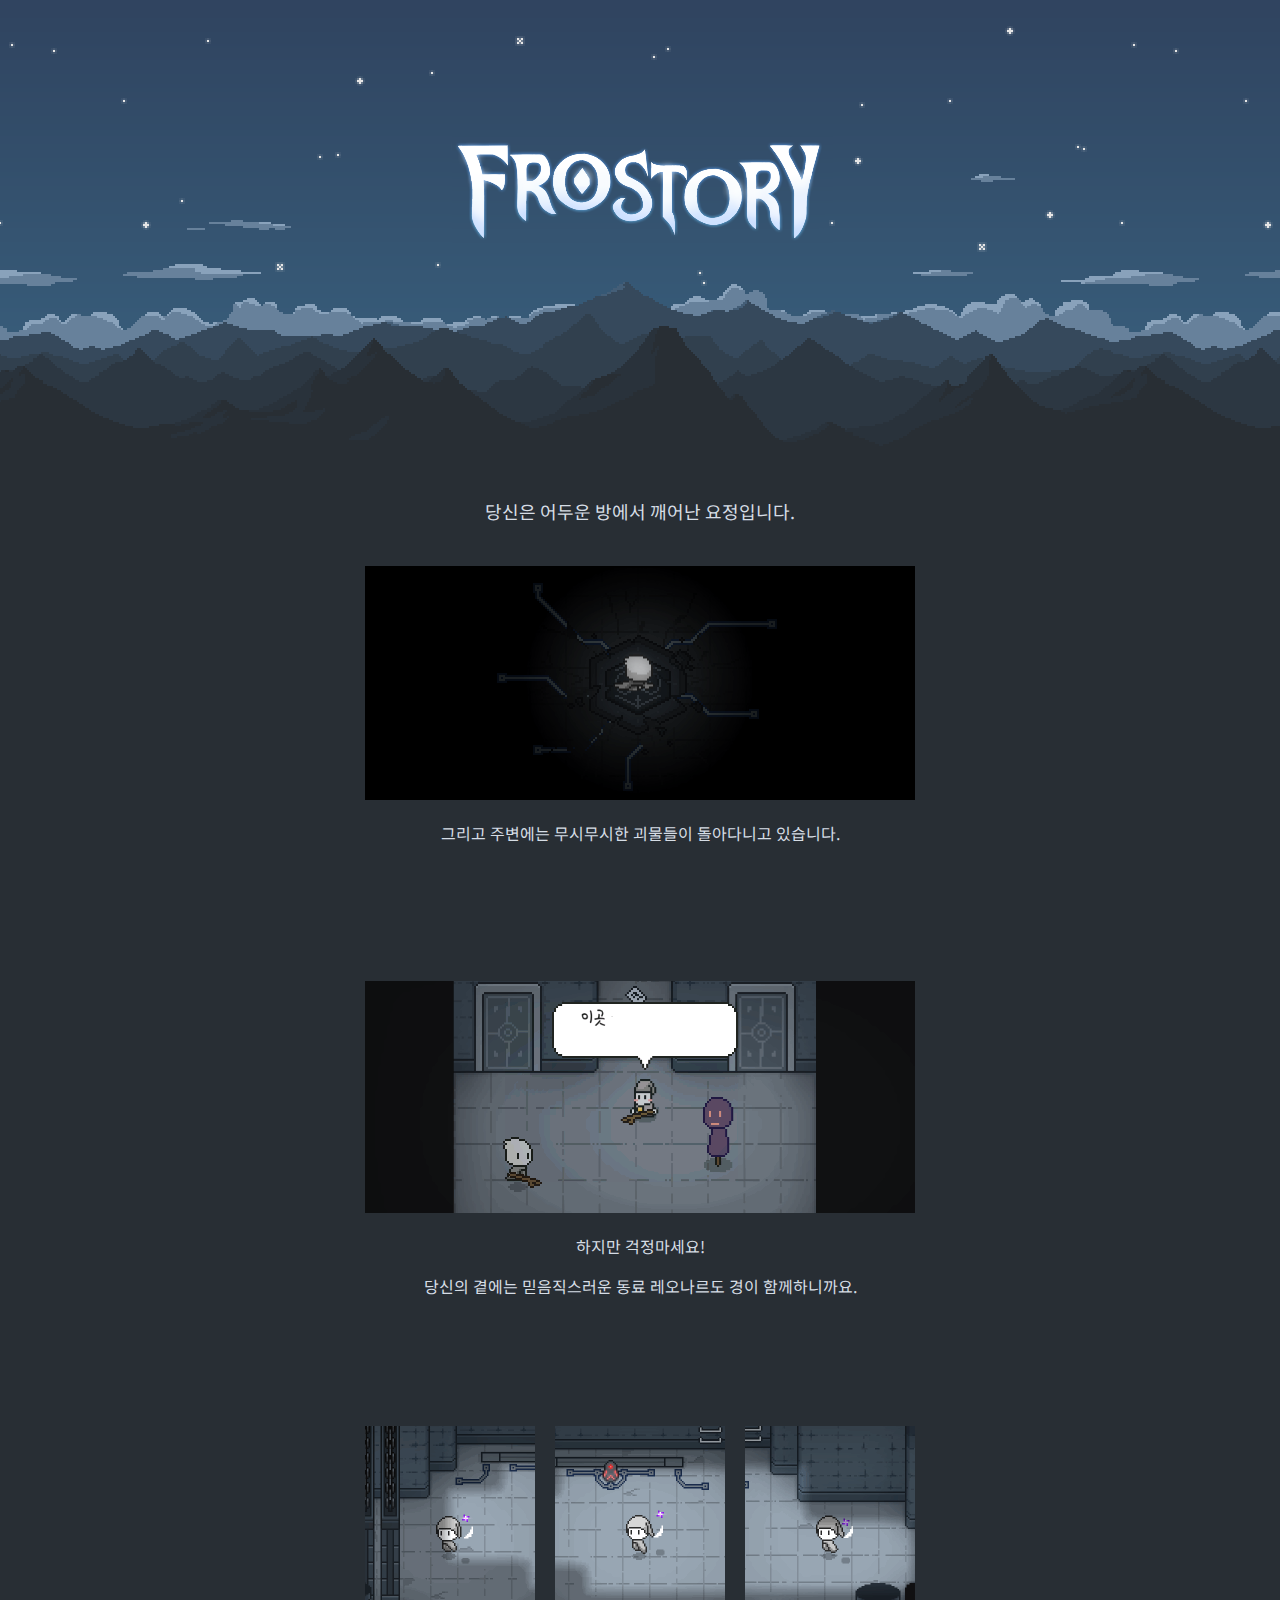
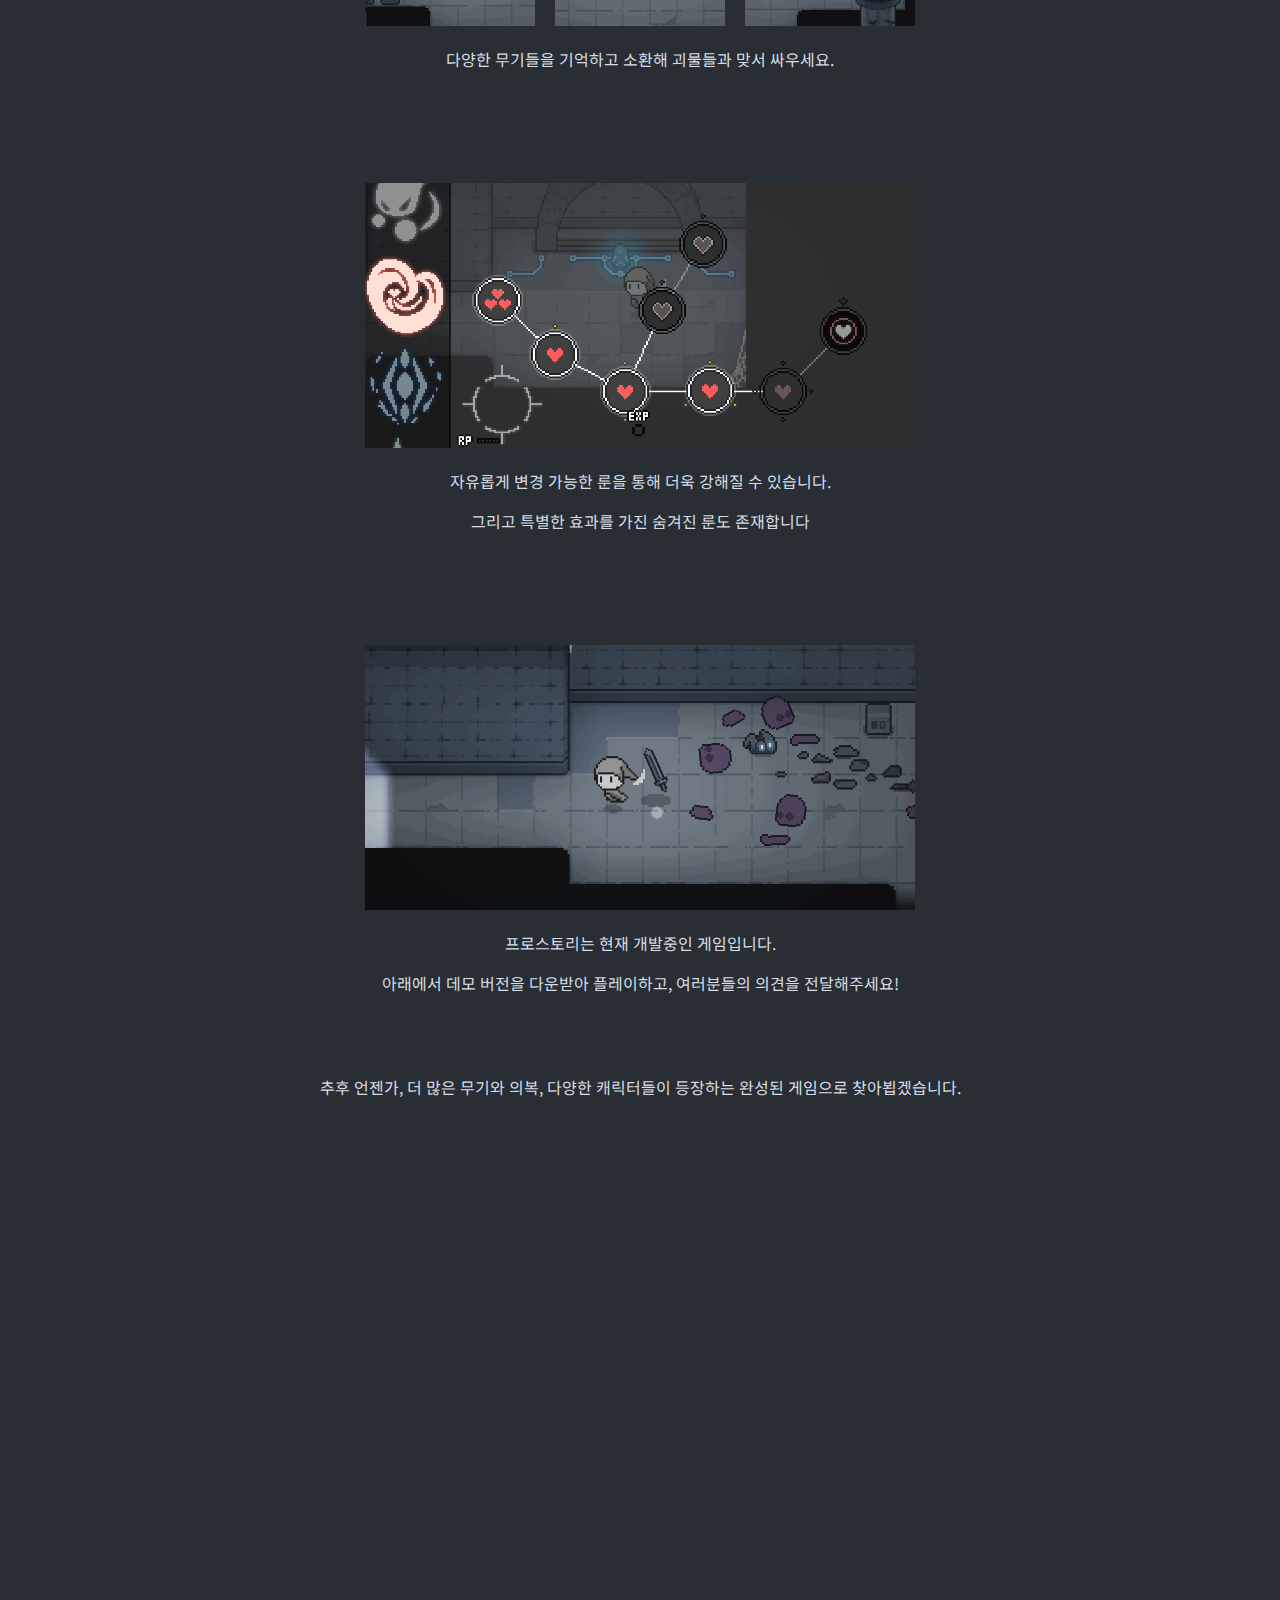
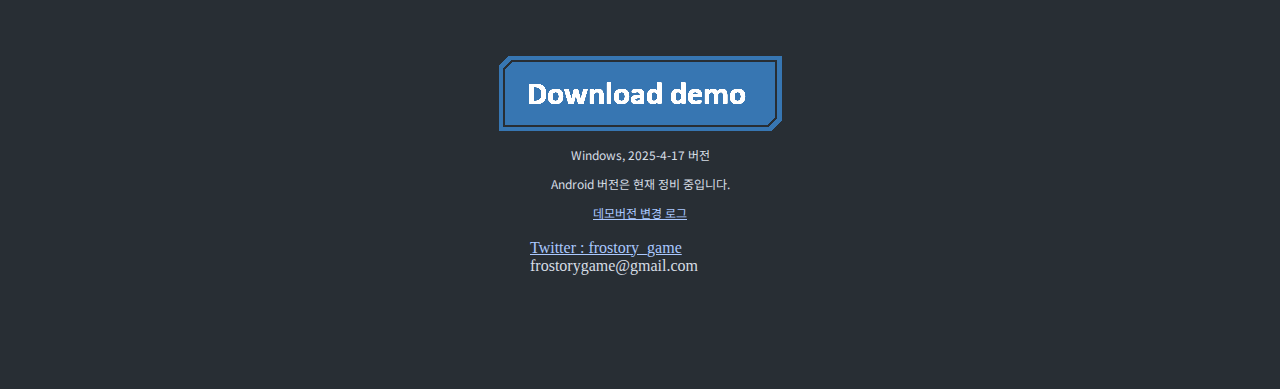
<file: index.html>
<!DOCTYPE html>
<html>

<head>
	<link rel="preconnect" href="https://fonts.gstatic.com">
	<link href="https://fonts.googleapis.com/css2?family=Noto+Sans+KR:wght@500;700&display=swap" rel="stylesheet">
	<link href="style.css" rel="stylesheet">

	<title>Frostory 소개 페이지</title>
</head>

<body>


	<div class="parent">

		<div class="front-space"></div>

		<div class="desc">
			<p style="font-size:18px">당신은 어두운 방에서 깨어난 요정입니다.</p>
			<br>
			<img class="fit-picture" src="assets/img/gif1.gif"></a>
			<br>
			<p>그리고 주변에는 무시무시한 괴물들이 돌아다니고 있습니다.</p>
			<br>
			<br>
			<br>
			<br>
			<br>
			<img class="fit-picture" src="assets/img/villain.gif"></a>
			<br>
			<p>하지만 걱정마세요!</p>
			<p>당신의 곁에는 믿음직스러운 동료 레오나르도 경이 함께하니까요.</p>
			<br>
			<br>
			<br>
			<br>
			<p>
				<img class="fit-picture" src="assets/img/wep1.gif"></a>
				&nbsp;&nbsp;&nbsp; 
				<img class="fit-picture" src="assets/img/wep2.gif"></a>
				&nbsp;&nbsp;&nbsp;
				<img class="fit-picture" src="assets/img/wep3.gif"></a>
			</p>
			<p>다양한 무기들을 기억하고 소환해 괴물들과 맞서 싸우세요.</p>
			<br>
			<br>
			<br>
			<br>
			<img class="fit-picture" src="assets/img/rune.gif"></a>
			<p>자유롭게 변경 가능한 룬을 통해 더욱 강해질 수 있습니다.</p>
			<p>그리고 특별한 효과를 가진 숨겨진 룬도 존재합니다</p>
			<br>
			<br>
			<br>
			<br>
			<img class="fit-picture" src="assets/img/final_warrior.gif"></a>
			<p>프로스토리는 현재 개발중인 게임입니다.</p>
			<p>아래에서 데모 버전을 다운받아 플레이하고, 여러분들의 의견을 전달해주세요!</p>
			<br>
			<br>
			<p>추후 언젠가, 더 많은 무기와 의복, 다양한 캐릭터들이 등장하는 완성된 게임으로 찾아뵙겠습니다.</p>
		</div>

		<div class="snd-space"></div>

		<iframe class="video" width="560" height="315" src="https://www.youtube.com/embed/6OTnO9-RH7Y" frameborder="0"
			allow="accelerometer; autoplay; encrypted-media; gyroscope; picture-in-picture" allowfullscreen></iframe>
			<br>
			<br>
			
		<div class="desc_down">
			<a class="down_btn" href="https://drive.google.com/file/d/14PzgBVK_DUCqzrakRoysklz2hm4H6qk2/view?usp=sharing" target="_blank">
				<img class="fit-picture" src="assets/img/demo_download.png"></a>
				<p>Windows, 2025-4-17 버전</p>
				<p>Android 버전은 현재 정비 중입니다.</p>
<!-- 			<p><a href="https://drive.google.com/file/d/1Zt0GI9OCobS5_QKgBPK-VWyFs0HfFhDV/view?usp=sharing" style="color:#aac8ff;">Android 버전 다운로드</a></p> -->
			<a href="patch.html" style="color:#aac8ff;">데모버전 변경 로그</a>
		</div>

		<!-- 
	<img class="prop_2" src="assets/img/prop_2.png"> -->
		<br>

		<div class="desc2box">
			<a href="https://twitter.com/frostory_game" style="color:#aac8ff;">Twitter : frostory_game</a>
			<br>frostorygame@gmail.com
		</div>
	</div>
</body>
</html>
</file>
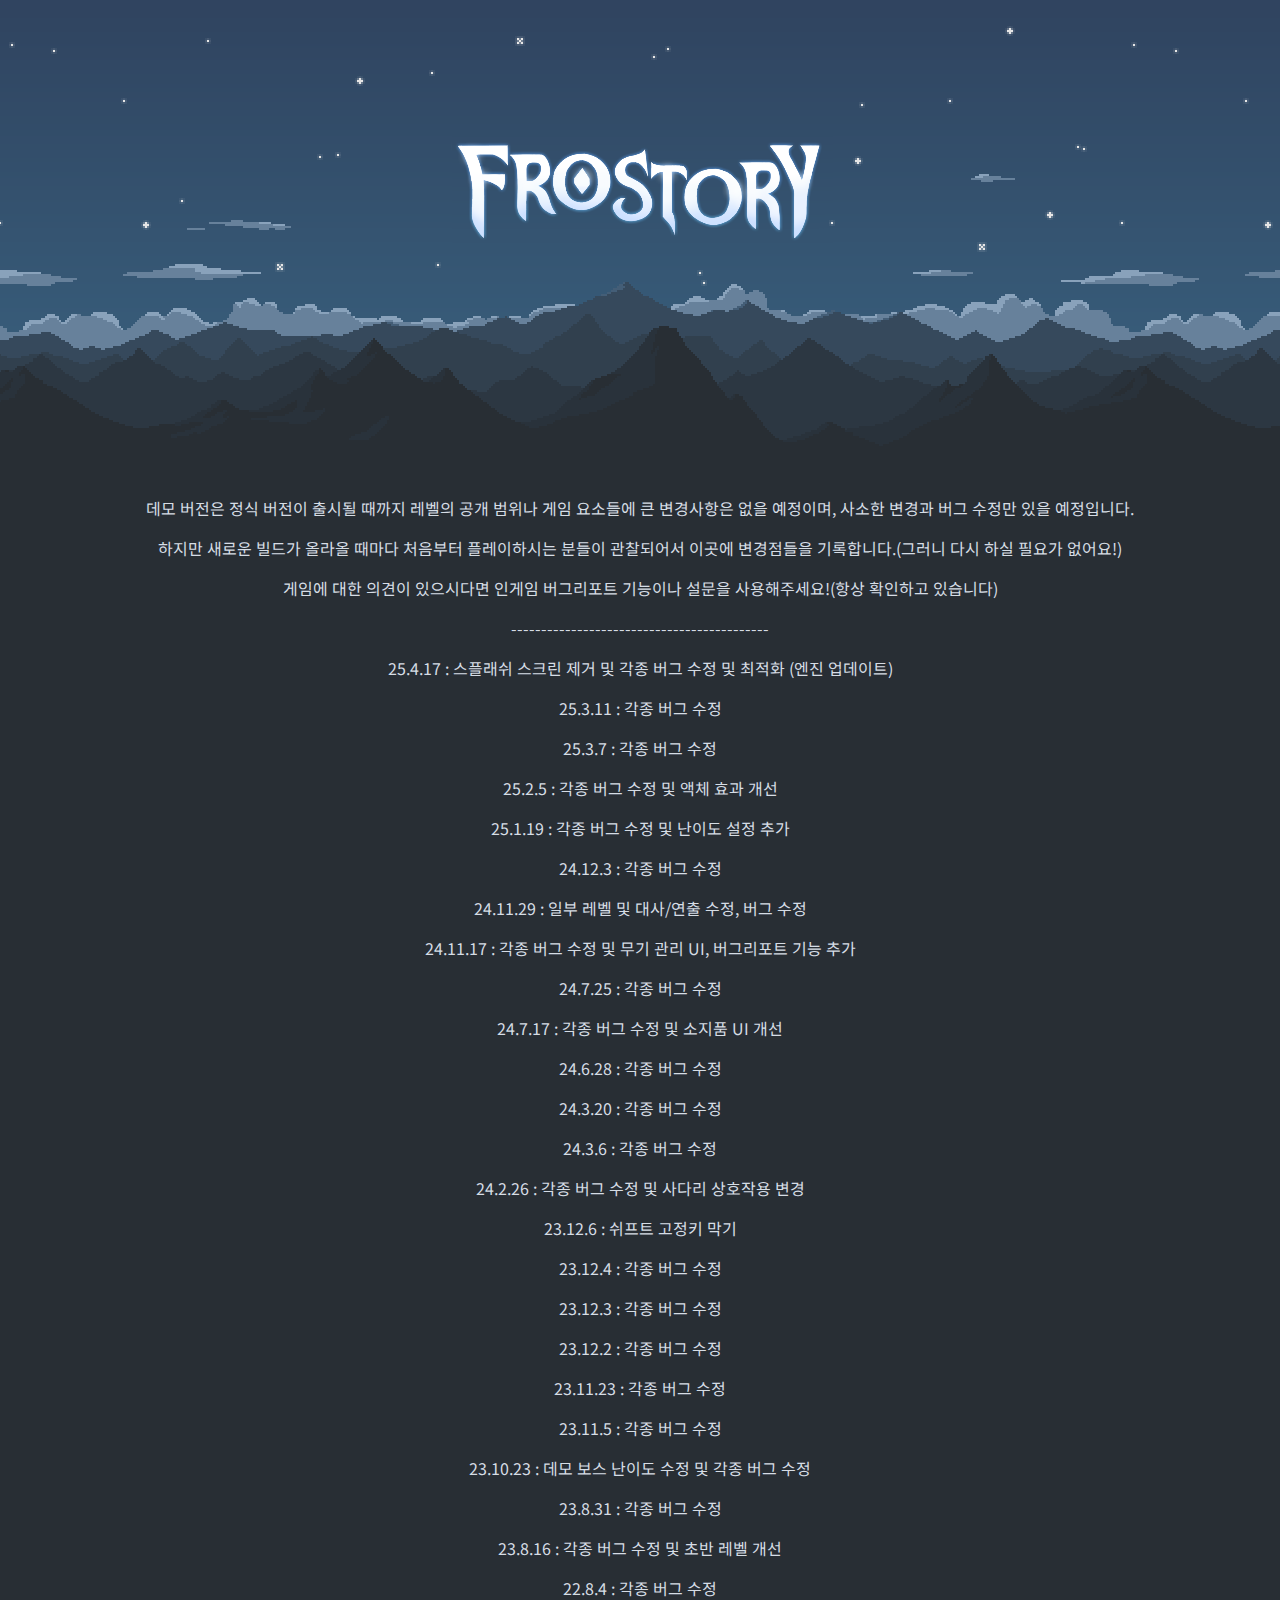
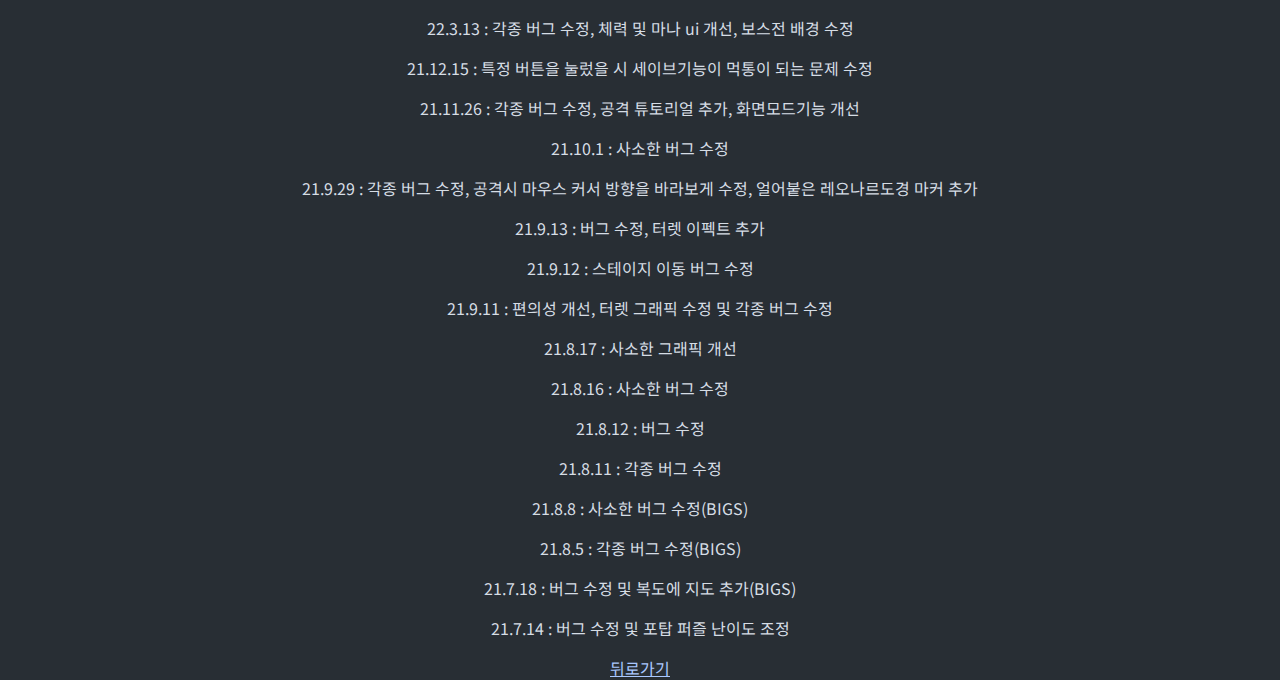
<file: patch.html>
<!DOCTYPE html>
<html>

<head>
	<link rel="preconnect" href="https://fonts.gstatic.com">
	<link href="https://fonts.googleapis.com/css2?family=Noto+Sans+KR:wght@500;700&display=swap" rel="stylesheet">
	<link href="style.css" rel="stylesheet">

	<title>Frostory 소개 페이지</title>

</head>

<body>

	<div class="parent">

		<div class="front-space"></div>

		<div class="desc">
			<p>데모 버전은 정식 버전이 출시될 때까지 레벨의 공개 범위나 게임 요소들에 큰 변경사항은 없을 예정이며, 사소한 변경과 버그 수정만 있을 예정입니다.</p>
			<p>하지만 새로운 빌드가 올라올 때마다 처음부터 플레이하시는 분들이 관찰되어서 이곳에 변경점들을 기록합니다.(그러니 다시 하실 필요가 없어요!)</p>
			<p>게임에 대한 의견이 있으시다면 인게임 버그리포트 기능이나 설문을 사용해주세요!(항상 확인하고 있습니다)</p>
			<p>-------------------------------------------</p>
			<p>25.4.17 : 스플래쉬 스크린 제거 및 각종 버그 수정 및 최적화 (엔진 업데이트)</p>
			<p>25.3.11 : 각종 버그 수정</p>
			<p>25.3.7 : 각종 버그 수정</p>
			<p>25.2.5 : 각종 버그 수정 및 액체 효과 개선</p>
			<p>25.1.19 : 각종 버그 수정 및 난이도 설정 추가</p>
			<p>24.12.3 : 각종 버그 수정</p>
			<p>24.11.29 : 일부 레벨 및 대사/연출 수정, 버그 수정</p>
			<p>24.11.17 : 각종 버그 수정 및 무기 관리 UI, 버그리포트 기능 추가</p>
			<p>24.7.25 : 각종 버그 수정</p>
			<p>24.7.17 : 각종 버그 수정 및 소지품 UI 개선</p>
			<p>24.6.28 : 각종 버그 수정</p>
			<p>24.3.20 : 각종 버그 수정</p>
			<p>24.3.6 : 각종 버그 수정</p>
			<p>24.2.26 : 각종 버그 수정 및 사다리 상호작용 변경</p>
			<p>23.12.6 : 쉬프트 고정키 막기</p>
			<p>23.12.4 : 각종 버그 수정</p>
			<p>23.12.3 : 각종 버그 수정</p>
			<p>23.12.2 : 각종 버그 수정</p>
			<p>23.11.23 : 각종 버그 수정</p>
			<p>23.11.5 : 각종 버그 수정</p>
			<p>23.10.23 : 데모 보스 난이도 수정 및 각종 버그 수정</p>
			<p>23.8.31 : 각종 버그 수정</p>
			<p>23.8.16 : 각종 버그 수정 및 초반 레벨 개선</p>
			<p>22.8.4 : 각종 버그 수정</p>
			<p>22.3.13 : 각종 버그 수정, 체력 및 마나 ui 개선, 보스전 배경 수정</p>
			<p>21.12.15 : 특정 버튼을 눌렀을 시 세이브기능이 먹통이 되는 문제 수정</p>
			<p>21.11.26 : 각종 버그 수정, 공격 튜토리얼 추가, 화면모드기능 개선</p>
			<p>21.10.1 : 사소한 버그 수정</p>
			<p>21.9.29 : 각종 버그 수정, 공격시 마우스 커서 방향을 바라보게 수정, 얼어붙은 레오나르도경 마커 추가</p>
			<p>21.9.13 : 버그 수정, 터렛 이펙트 추가</p>
			<p>21.9.12 : 스테이지 이동 버그 수정</p>
			<p>21.9.11 : 편의성 개선, 터렛 그래픽 수정 및 각종 버그 수정</p>
			<p>21.8.17 : 사소한 그래픽 개선</p>
			<p>21.8.16 : 사소한 버그 수정</p>
			<p>21.8.12 : 버그 수정</p>
			<p>21.8.11 : 각종 버그 수정</p>
			<p>21.8.8 : 사소한 버그 수정(BIGS)</p>
			<p>21.8.5 : 각종 버그 수정(BIGS)</p>
			<p>21.7.18 : 버그 수정 및 복도에 지도 추가(BIGS)</p>
			<p>21.7.14 : 버그 수정 및 포탑 퍼즐 난이도 조정</p>
			<a href="index.html" style="color:#aac8ff;">뒤로가기</a>
		</div>
	</div>
</body>

</html>
</file>
<file: style.css>
html {
	margin: 0;
	height: 100%;
}

body {
	margin: 0;
	width: 100%;
	height: 100%;

	background-image: url("assets/img/banner_center.png"), url("assets/img/banner_bg.png");
	background-repeat: no-repeat, repeat-x;
	/* background-size: 786px 883px, 1243px 1201px; */
	background-position: top, top;
	background-color: #282e34;
}

.parent {
	width: 100%;
	height: 100%;
	margin: 0;
}

.front-space {
	display: block;
	height: 480px;
}

.snd-space {
	display: block;
	height: 100px;
}

.video {
	display: block;

	width: calc(100% - 20px);
	height: calc((100vw - 20px) * 0.5625);

	max-width: 720px;
	max-height: 404.5px;

	margin: 0 auto;
	/* make em equal */
}

.desc {
	font-family: 'Noto Sans KR', sans-serif;
	color: #d6dde5;
	text-align: center;
	z-index: 1000;
	position: relative;
	font-size: 16px;
	font-weight: 400;
}

.down_btn {
	text-align: center;
	position: relative;
	z-index: 1000;
}

.down_btn:hover {
	z-index: 1000;
	color: #d6dde5;
	filter: brightness(1.75);
}

.desc_down {
	font-family: 'Noto Sans KR', sans-serif;
	color: #d6dde5;
	text-align: center;
	z-index: 1000;
	position: relative;
	font-size: 12px;
	font-weight: 400;
}

.desc_down:a{
	color: green;
}

.desc_down:a.visited {
	color: #ffaaaa;
}

.desc2box {
	color: #d6dde5;
	width: 220px;
	height: 150px;
	margin: auto auto;
}
</file>
